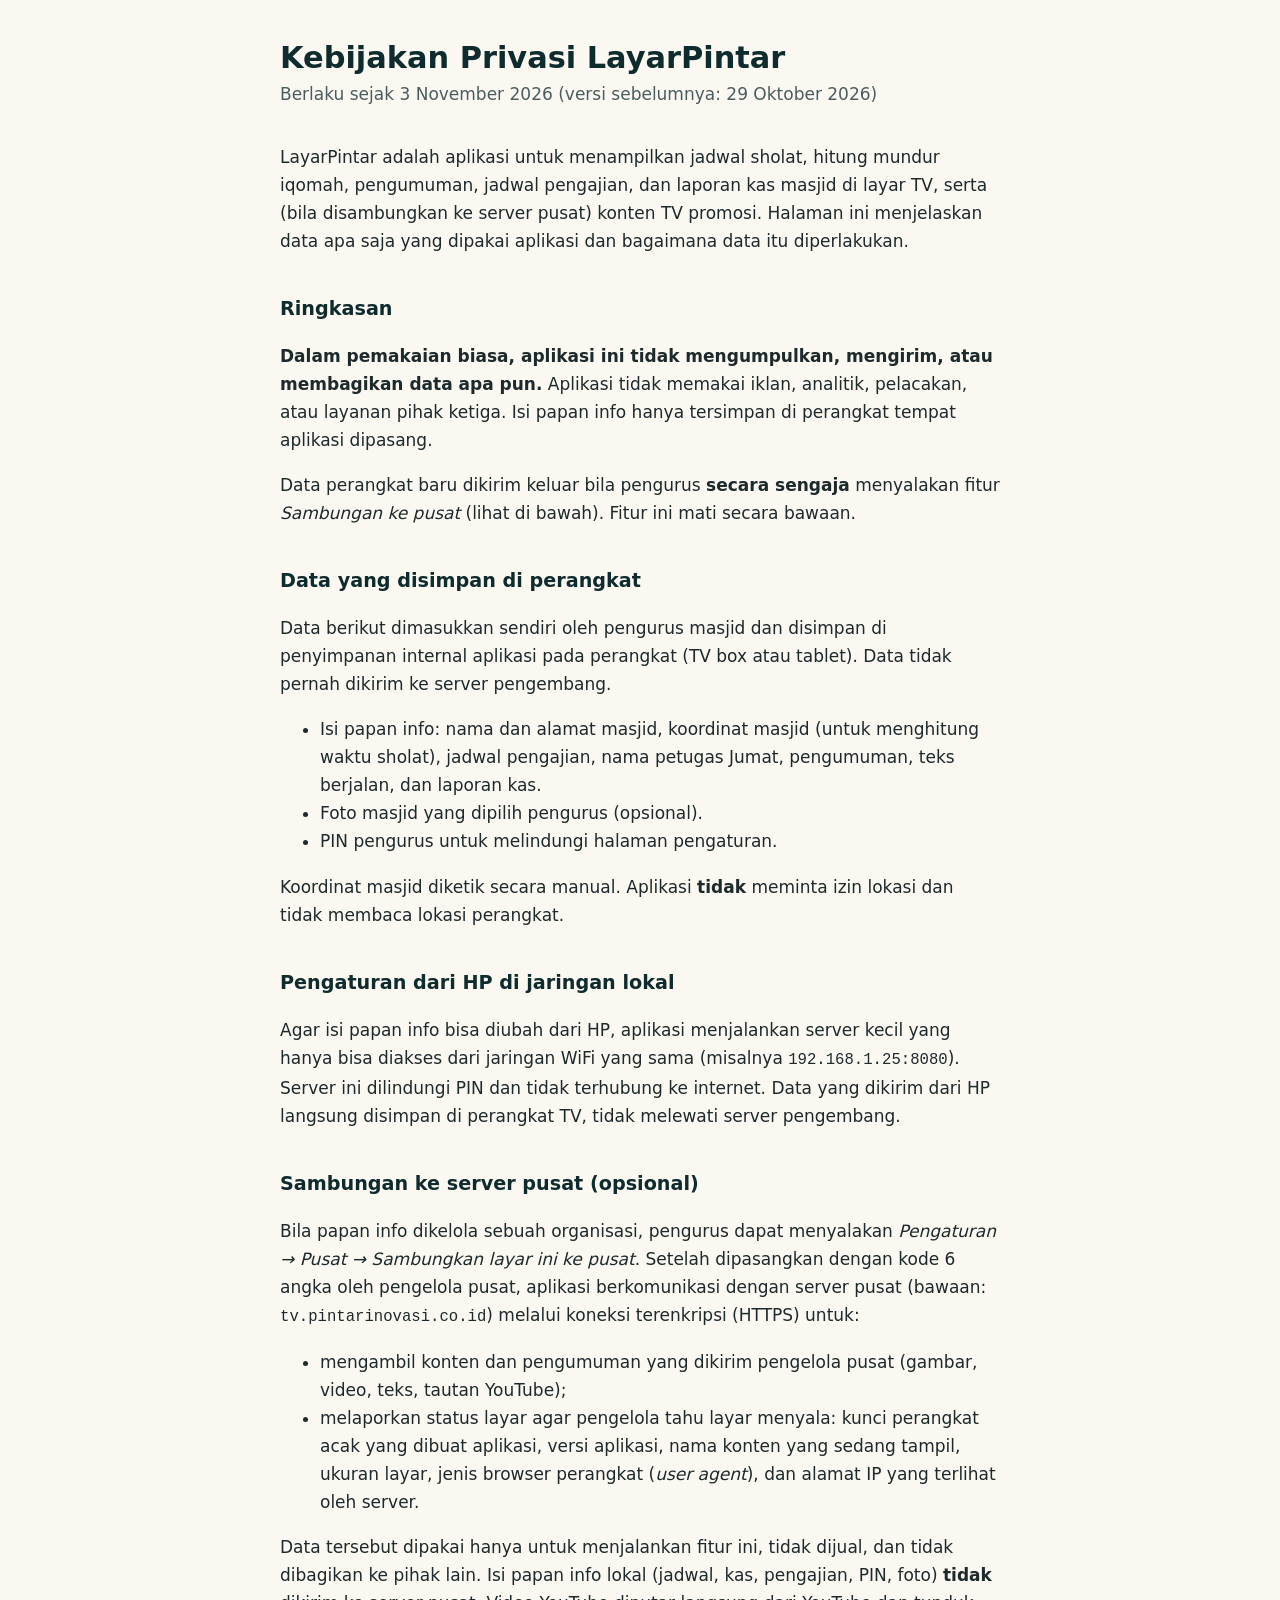
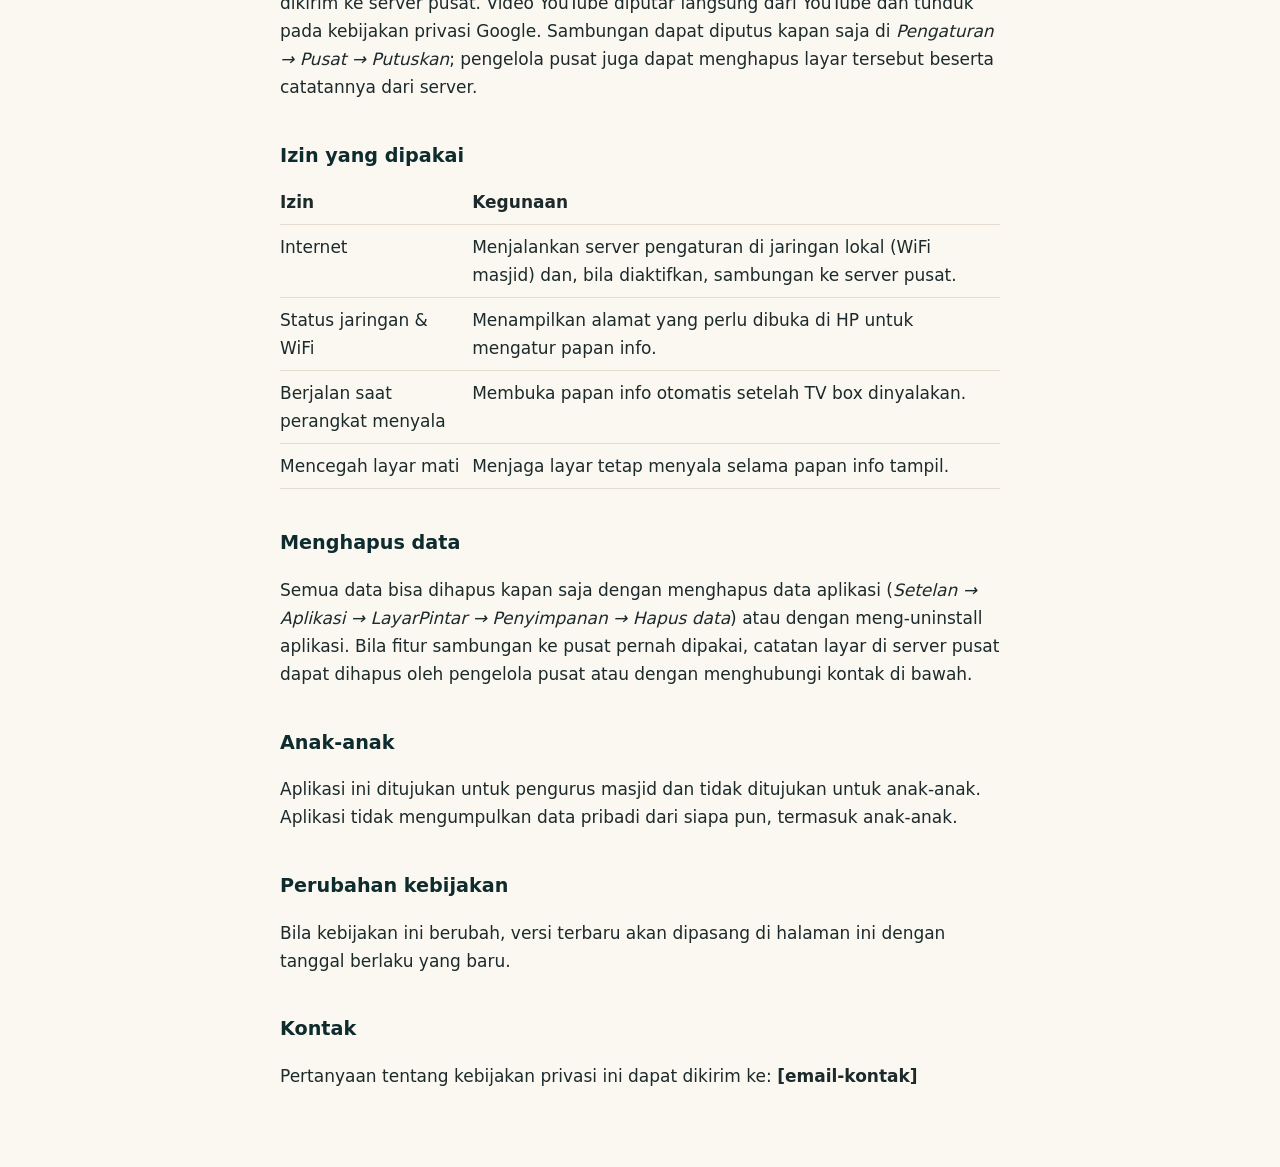
<file: docs/kebijakan-privasi.html>
<!doctype html>
<html lang="id">
<head>
<meta charset="utf-8">
<meta name="viewport" content="width=device-width, initial-scale=1">
<title>Kebijakan Privasi – LayarPintar</title>
<style>
  :root { --bg: #FBF8F2; --fg: #1C2A2B; --muted: #4A5D5E; --accent: #0E2B2D; --line: #E3DCCF; }
  @media (prefers-color-scheme: dark) { :root { --bg: #0E2B2D; --fg: #F3EBDD; --muted: #9CCFC4; --accent: #D9A441; --line: #24494B; } }
  body { margin: 0; background: var(--bg); color: var(--fg); font: 17px/1.65 system-ui, -apple-system, 'Segoe UI', Roboto, sans-serif; }
  main { max-width: 720px; margin: 0 auto; padding: 40px 16px 64px; }
  h1 { color: var(--accent); font-size: 1.9rem; line-height: 1.2; margin: 0 0 4px; }
  h2 { color: var(--accent); font-size: 1.2rem; margin: 2em 0 0.4em; }
  .tgl { color: var(--muted); margin: 0 0 2em; }
  table { width: 100%; border-collapse: collapse; margin: 0.5em 0; }
  th, td { text-align: left; vertical-align: top; padding: 8px 10px 8px 0; border-bottom: 1px solid var(--line); }
  th { font-weight: 600; }
  code { font-size: 0.92em; }
</style>
</head>
<body>
<main>
<h1>Kebijakan Privasi LayarPintar</h1>
<p class="tgl">Berlaku sejak 3 November 2026 (versi sebelumnya: 29 Oktober 2026)</p>

<p>LayarPintar adalah aplikasi untuk menampilkan jadwal sholat, hitung mundur iqomah,
pengumuman, jadwal pengajian, dan laporan kas masjid di layar TV, serta (bila disambungkan ke server pusat) konten TV promosi. Halaman ini menjelaskan
data apa saja yang dipakai aplikasi dan bagaimana data itu diperlakukan.</p>

<h2>Ringkasan</h2>
<p><strong>Dalam pemakaian biasa, aplikasi ini tidak mengumpulkan, mengirim, atau membagikan data apa pun.</strong>
Aplikasi tidak memakai iklan, analitik, pelacakan, atau layanan pihak ketiga. Isi papan info hanya tersimpan
di perangkat tempat aplikasi dipasang.</p>
<p>Data perangkat baru dikirim keluar bila pengurus <strong>secara sengaja</strong> menyalakan fitur
<em>Sambungan ke pusat</em> (lihat di bawah). Fitur ini mati secara bawaan.</p>

<h2>Data yang disimpan di perangkat</h2>
<p>Data berikut dimasukkan sendiri oleh pengurus masjid dan disimpan di penyimpanan internal aplikasi
pada perangkat (TV box atau tablet). Data tidak pernah dikirim ke server pengembang.</p>
<ul>
  <li>Isi papan info: nama dan alamat masjid, koordinat masjid (untuk menghitung waktu sholat),
      jadwal pengajian, nama petugas Jumat, pengumuman, teks berjalan, dan laporan kas.</li>
  <li>Foto masjid yang dipilih pengurus (opsional).</li>
  <li>PIN pengurus untuk melindungi halaman pengaturan.</li>
</ul>
<p>Koordinat masjid diketik secara manual. Aplikasi <strong>tidak</strong> meminta izin lokasi
dan tidak membaca lokasi perangkat.</p>

<h2>Pengaturan dari HP di jaringan lokal</h2>
<p>Agar isi papan info bisa diubah dari HP, aplikasi menjalankan server kecil yang hanya bisa
diakses dari jaringan WiFi yang sama (misalnya <code>192.168.1.25:8080</code>). Server ini
dilindungi PIN dan tidak terhubung ke internet. Data yang dikirim dari HP langsung disimpan
di perangkat TV, tidak melewati server pengembang.</p>

<h2>Sambungan ke server pusat (opsional)</h2>
<p>Bila papan info dikelola sebuah organisasi, pengurus dapat menyalakan <em>Pengaturan → Pusat →
Sambungkan layar ini ke pusat</em>. Setelah dipasangkan dengan kode 6 angka oleh pengelola pusat,
aplikasi berkomunikasi dengan server pusat (bawaan: <code>tv.pintarinovasi.co.id</code>) melalui koneksi
terenkripsi (HTTPS) untuk:</p>
<ul>
  <li>mengambil konten dan pengumuman yang dikirim pengelola pusat (gambar, video, teks, tautan YouTube);</li>
  <li>melaporkan status layar agar pengelola tahu layar menyala: kunci perangkat acak yang dibuat aplikasi,
      versi aplikasi, nama konten yang sedang tampil, ukuran layar, jenis browser perangkat (<em>user agent</em>),
      dan alamat IP yang terlihat oleh server.</li>
</ul>
<p>Data tersebut dipakai hanya untuk menjalankan fitur ini, tidak dijual, dan tidak dibagikan ke pihak lain.
Isi papan info lokal (jadwal, kas, pengajian, PIN, foto) <strong>tidak</strong> dikirim ke server pusat.
Video YouTube diputar langsung dari YouTube dan tunduk pada kebijakan privasi Google.
Sambungan dapat diputus kapan saja di <em>Pengaturan → Pusat → Putuskan</em>; pengelola pusat juga dapat
menghapus layar tersebut beserta catatannya dari server.</p>

<h2>Izin yang dipakai</h2>
<table>
  <tr><th>Izin</th><th>Kegunaan</th></tr>
  <tr><td>Internet</td><td>Menjalankan server pengaturan di jaringan lokal (WiFi masjid) dan, bila diaktifkan, sambungan ke server pusat.</td></tr>
  <tr><td>Status jaringan &amp; WiFi</td><td>Menampilkan alamat yang perlu dibuka di HP untuk mengatur papan info.</td></tr>
  <tr><td>Berjalan saat perangkat menyala</td><td>Membuka papan info otomatis setelah TV box dinyalakan.</td></tr>
  <tr><td>Mencegah layar mati</td><td>Menjaga layar tetap menyala selama papan info tampil.</td></tr>
</table>

<h2>Menghapus data</h2>
<p>Semua data bisa dihapus kapan saja dengan menghapus data aplikasi
(<em>Setelan → Aplikasi → LayarPintar → Penyimpanan → Hapus data</em>) atau dengan
meng-uninstall aplikasi. Bila fitur sambungan ke pusat pernah dipakai, catatan layar di server pusat dapat
dihapus oleh pengelola pusat atau dengan menghubungi kontak di bawah.</p>

<h2>Anak-anak</h2>
<p>Aplikasi ini ditujukan untuk pengurus masjid dan tidak ditujukan untuk anak-anak.
Aplikasi tidak mengumpulkan data pribadi dari siapa pun, termasuk anak-anak.</p>

<h2>Perubahan kebijakan</h2>
<p>Bila kebijakan ini berubah, versi terbaru akan dipasang di halaman ini dengan tanggal berlaku yang baru.</p>

<h2>Kontak</h2>
<p>Pertanyaan tentang kebijakan privasi ini dapat dikirim ke: <strong>[email-kontak]</strong></p>
</main>
</body>
</html>
</file>
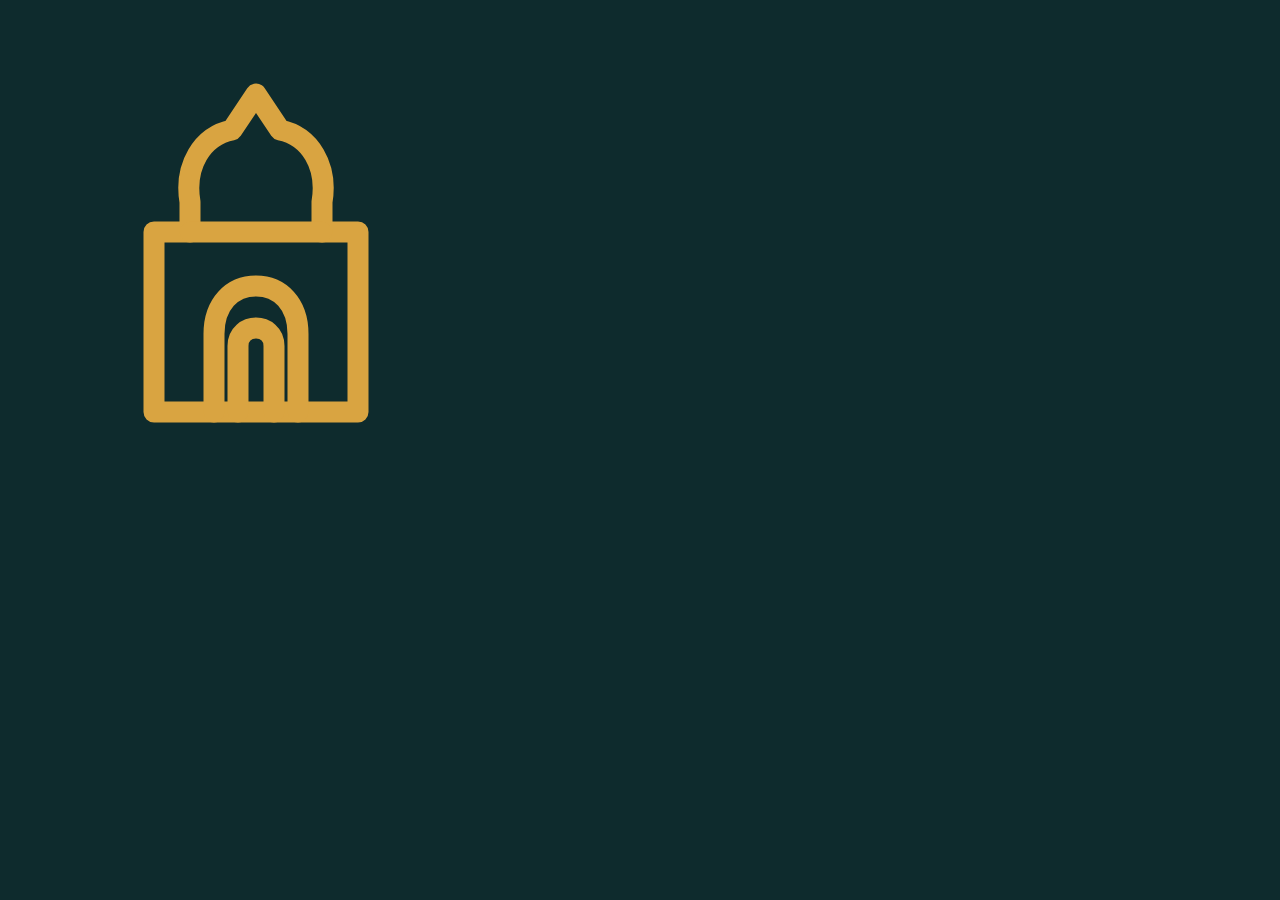
<file: play-store/template/grafis.html>
<!doctype html>
<!-- Gambar toko Play Store: ?jenis=ikon (512x512), fitur (1024x500), banner (1280x720) -->
<html lang="id">
<head>
<meta charset="utf-8">
<link rel="stylesheet" href="../../web/css/fonts.css">
<style>
  :root { --hijau: #0E2B2D; --hijau-2: #15393B; --emas: #D9A441; --krem: #F3EBDD; --mint: #9CCFC4; }
  html, body { margin: 0; overflow: hidden; }
  /* ukuran tetap: viewport Edge headless lebih kecil dari --window-size */
  body.ikon { width: 512px; height: 512px; }
  body.fitur { width: 1024px; height: 500px; }
  body.banner { width: 1280px; height: 720px; }
  body { background: var(--hijau); color: var(--krem); font-family: 'Jakarta', sans-serif; display: flex; align-items: center; justify-content: center; }
  .kubah { fill: none; stroke: var(--emas); stroke-linejoin: round; stroke-linecap: round; }
  .judul { font-weight: 800; line-height: 1.05; letter-spacing: -0.01em; }
  .sub { color: var(--mint); font-weight: 500; }
  .wrap { display: flex; align-items: center; }

  body.ikon .kubah { width: 300px; stroke-width: 7; }

  body.fitur { background: radial-gradient(circle at 18% 50%, var(--hijau-2), var(--hijau) 60%); }
  body.fitur .wrap { gap: 56px; }
  body.fitur .kubah { width: 220px; stroke-width: 6; }
  body.fitur .judul { font-size: 76px; }
  body.fitur .sub { font-size: 30px; margin-top: 18px; }
  body.fitur .jam { display: inline-block; margin-top: 26px; background: var(--emas); color: #2A1E05; font-weight: 700; font-size: 26px; padding: 10px 22px; border-radius: 14px; }

  body.banner .wrap { gap: 64px; }
  body.banner .kubah { width: 260px; stroke-width: 7; }
  body.banner .judul { font-size: 104px; }
  body.banner .sub { font-size: 38px; margin-top: 16px; }
</style>
</head>
<body>
<div class="wrap">
  <!-- bentuk masjid sama dengan ikon aplikasi -->
  <svg class="kubah" viewBox="0 0 100 120" aria-hidden="true">
    <path d="M50 6 L58 18 C68 20 74 30 72 42 L72 52 L84 52 L84 112 L16 112 L16 52 L28 52 L28 42 C26 30 32 20 42 18 Z"/>
    <path d="M28 52 L72 52"/>
    <path d="M36 112 L36 86 C36 76 42 70 50 70 C58 70 64 76 64 86 L64 112"/>
    <path d="M44 112 L44 90 C44 86 47 84 50 84 C53 84 56 86 56 90 L56 112"/>
  </svg>
  <div class="teks">
    <div class="judul">Layar<br>Pintar</div>
    <div class="sub">Papan info masjid &amp; TV promosi</div>
    <div class="jam">Tanpa internet · untuk Android TV</div>
  </div>
</div>
<script>
  var j = new URLSearchParams(location.search).get('jenis') || 'ikon';
  document.body.className = j;
  if (j === 'ikon') document.querySelector('.teks').remove();
  if (j === 'banner') document.querySelector('.jam').remove();
</script>
</body>
</html>
</file>
<file: web/css/fonts.css>
@font-face { font-family: 'Jakarta'; src: url('../fonts/jakarta-400.woff2') format('woff2'); font-weight: 400; font-display: block; }
@font-face { font-family: 'Jakarta'; src: url('../fonts/jakarta-500.woff2') format('woff2'); font-weight: 500; font-display: block; }
@font-face { font-family: 'Jakarta'; src: url('../fonts/jakarta-600.woff2') format('woff2'); font-weight: 600; font-display: block; }
@font-face { font-family: 'Jakarta'; src: url('../fonts/jakarta-700.woff2') format('woff2'); font-weight: 700; font-display: block; }
@font-face { font-family: 'Jakarta'; src: url('../fonts/jakarta-800.woff2') format('woff2'); font-weight: 800; font-display: block; }
@font-face { font-family: 'Amiri'; src: url('../fonts/amiri-700.woff2') format('woff2'); font-weight: 700; font-display: block; }
</file>
